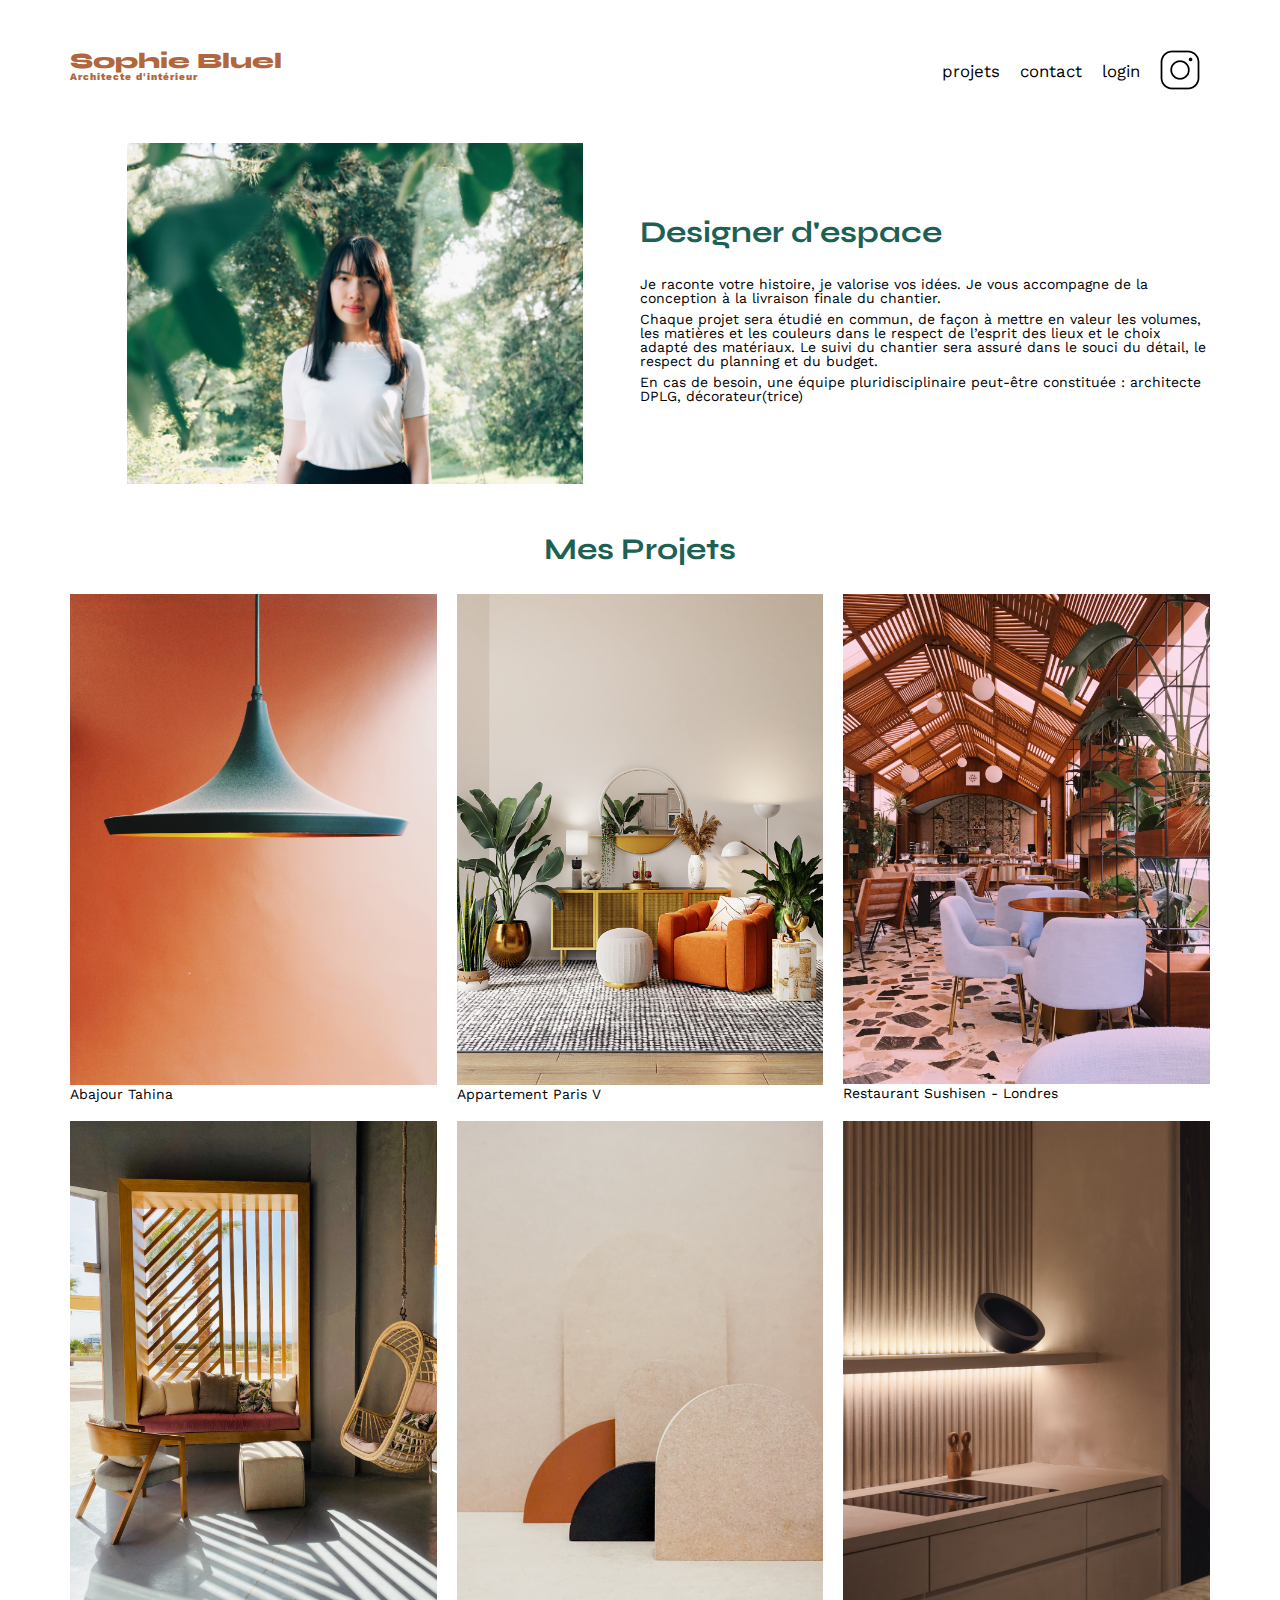
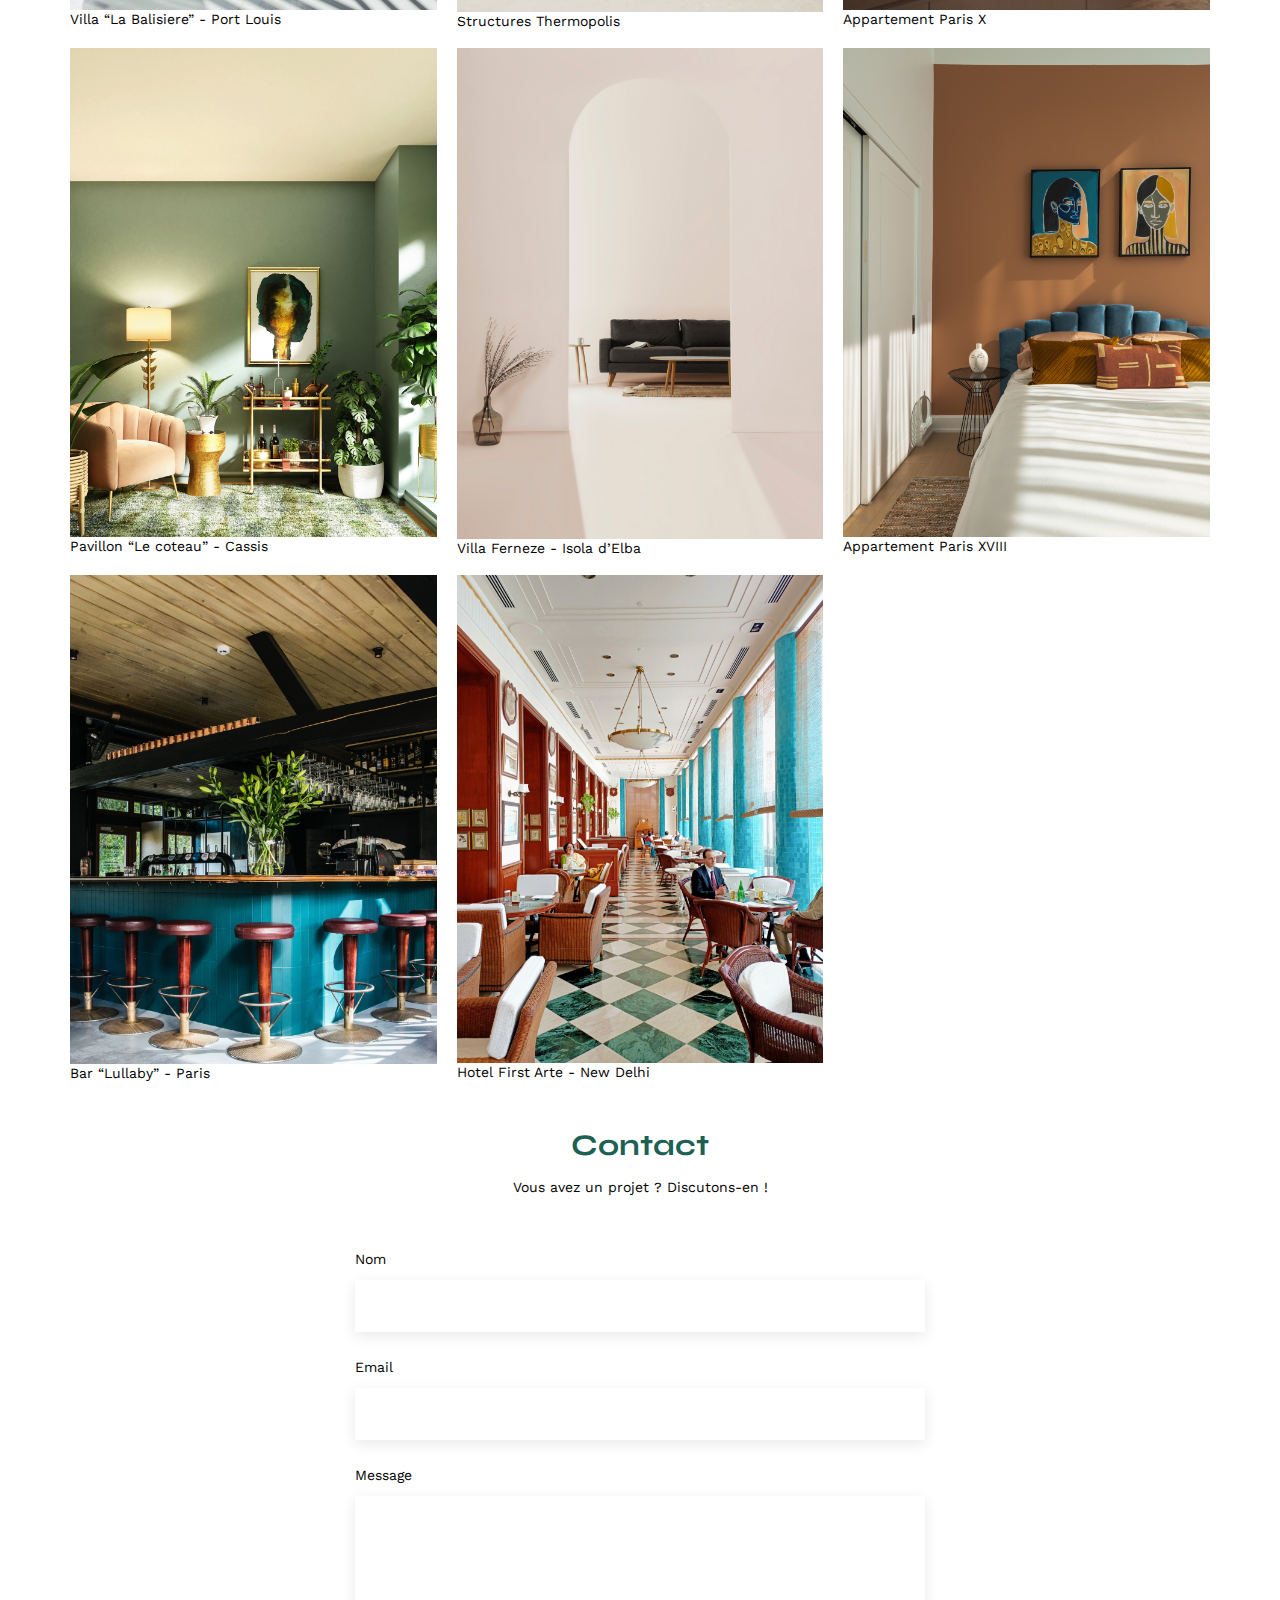
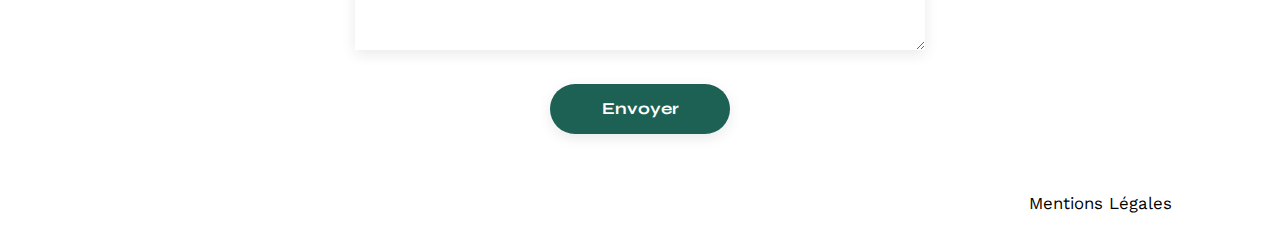
<file: FrontEnd/index.html>
<!DOCTYPE html>
<html lang="fr">
<head>
	<meta charset="UTF-8">
	<title>Sophie Bluel - Architecte d'intérieur</title>
	<meta name="viewport" content="width=device-width, initial-scale=1.0">
	<link rel="preconnect" href="https://fonts.googleapis.com">
	<link rel="preconnect" href="https://fonts.gstatic.com" crossorigin>
	<link href="https://fonts.googleapis.com/css2?family=Syne:wght@700;800&family=Work+Sans&display=swap" rel="stylesheet">
	<meta name="description" content="">
	<link rel="stylesheet" href="./assets/style.css">
</head>
<body>
<header>
	<h1>Sophie Bluel <span>Architecte d'intérieur</span></h1>
	<nav>
		<ul>
			<li>projets</li>
			<li>contact</li>
			<li>login</li>
			<li><img src="./assets/icons/instagram.png" alt="Instagram"></li>
		</ul>
	</nav>
</header>
<main>
	<section id="introduction">
		<figure>
			<img src="./assets/images/sophie-bluel.png" alt="">
		</figure>
		<article>
			<h2>Designer d'espace</h2>
			<p>Je raconte votre histoire, je valorise vos idées. Je vous accompagne de la conception à la livraison finale du chantier.</p>
			<p>Chaque projet sera étudié en commun, de façon à mettre en valeur les volumes, les matières et les couleurs dans le respect de l’esprit des lieux et le choix adapté des matériaux. Le suivi du chantier sera assuré dans le souci du détail, le respect du planning et du budget.</p>
			<p>En cas de besoin, une équipe pluridisciplinaire peut-être constituée : architecte DPLG, décorateur(trice)</p>
		</article>
	</section>
	<section id="portfolio">
		<h2>Mes Projets</h2>
		<div class="gallery">
			<figure>
				<img src="assets/images/abajour-tahina.png" alt="Abajour Tahina">
				<figcaption>Abajour Tahina</figcaption>
			</figure>
			<figure>
				<img src="assets/images/appartement-paris-v.png" alt="Appartement Paris V">
				<figcaption>Appartement Paris V</figcaption>
			</figure>
			<figure>
				<img src="assets/images/restaurant-sushisen-londres.png" alt="Restaurant Sushisen - Londres">
				<figcaption>Restaurant Sushisen - Londres</figcaption>
			</figure>
			<figure>
				<img src="assets/images/la-balisiere.png" alt="Villa “La Balisiere” - Port Louis">
				<figcaption>Villa “La Balisiere” - Port Louis</figcaption>
			</figure>
			<figure>
				<img src="assets/images/structures-thermopolis.png" alt="Structures Thermopolis">
				<figcaption>Structures Thermopolis</figcaption>
			</figure>
			<figure>
				<img src="assets/images/appartement-paris-x.png" alt="Appartement Paris X">
				<figcaption>Appartement Paris X</figcaption>
			</figure>
			<figure>
				<img src="assets/images/le-coteau-cassis.png" alt="Pavillon “Le coteau” - Cassis">
				<figcaption>Pavillon “Le coteau” - Cassis</figcaption>
			</figure>
			<figure>
				<img src="assets/images/villa-ferneze.png" alt="Villa Ferneze - Isola d’Elba">
				<figcaption>Villa Ferneze - Isola d’Elba</figcaption>
			</figure>
			<figure>
				<img src="assets/images/appartement-paris-xviii.png" alt="Appartement Paris XVIII">
				<figcaption>Appartement Paris XVIII</figcaption>
			</figure>
			<figure>
				<img src="assets/images/bar-lullaby-paris.png" alt="Bar “Lullaby” - Paris">
				<figcaption>Bar “Lullaby” - Paris</figcaption>
			</figure>
			<figure>
				<img src="assets/images/hotel-first-arte-new-delhi.png" alt="Hotel First Arte - New Delhi">
				<figcaption>Hotel First Arte - New Delhi</figcaption>
			</figure>
		</div>
	</section>
	<section id="contact">
		<h2>Contact</h2>
		<p>Vous avez un projet ? Discutons-en !</p>
		<form action="#" method="post">
			<label for="name">Nom</label>
			<input type="text" name="name" id="name">
			<label for="email">Email</label>
			<input type="email" name="email" id="email">
			<label for="message">Message</label>
			<textarea name="message" id="message" cols="30" rows="10"></textarea>
			<input type="submit" value="Envoyer">
		</form>
	</section>
</main>

<footer>
	<nav>
		<ul>
			<li>Mentions Légales</li>
		</ul>
	</nav>
</footer>
</body>
</html>
</file>
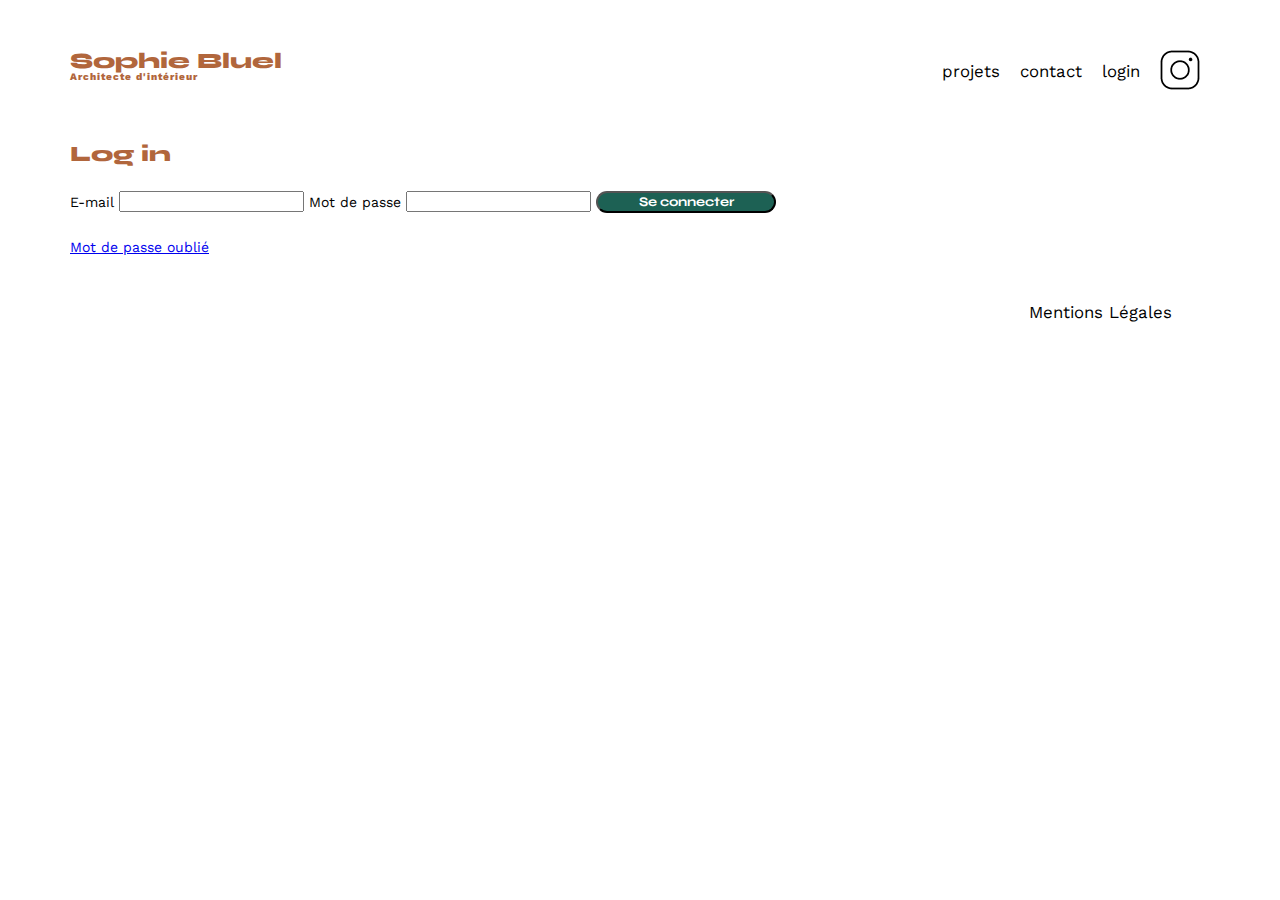
<file: FrontEnd/login.html>
<!DOCTYPE html>
<html lang="fr">

<head>
    <meta charset="UTF-8">
    <meta name="viewport" content="width=device-width, initial-scale=1.0">
    <link rel="preconnect" href="http://fonts.googleapis.com">
    <link rel="preconnect" href="http://fonts.gstatic.com" crossorigin>
    <link href="https://fonts.googleapis.com/css2?family=Syne:wght@700;800&family=Work+Sans&display=swap"
        rel="stylesheet">
    <meta name="description" href="./assets/style.css">
    <link rel="stylesheet" href="./assets/style.css">
    <script src="Scripts/script.js" defer></script>
</head>

<body>
    <header>
        <h1>Sophie Bluel <span>Architecte d'intérieur</span></h1>
        <nav>
            <ul>
                <li>projets</li>
                <li>contact</li>
                <li>login</li>
                <li><img src="./assets/icons/instagram.png" alt="Instagram"></li>
            </ul>
        </nav>
    </header>
    <main>
        <section id="login">
            <h1>Log in</h1>
            <form action="#" method="post">
                <label for="email">E-mail</label>
                <input type="email" name="email" id="email">
                <label for="password">Mot de passe</label>
                <input type="password" name="password" id="password">
                <input type="submit" value="Se connecter">
            </form>
            <a class="link-login" href="#">Mot de passe oublié</a>
        </section>
    </main>
    <footer>
        <nav>
            <ul>
                <li>Mentions Légales</li>
            </ul>
        </nav>
    </footer>
</body>

</html>
</file>
<file: FrontEnd/assets/style.css>
/* http://meyerweb.com/eric/tools/css/reset/
   v2.0 | 20110126
   License: none (public domain)
*/

html, body, div, span, applet, object, iframe,
h1, h2, h3, h4, h5, h6, p, blockquote, pre,
a, abbr, acronym, address, big, cite, code,
del, dfn, em, img, ins, kbd, q, s, samp,
small, strike, strong, sub, sup, tt, var,
b, u, i, center,
dl, dt, dd, ol, ul, li,
fieldset, form, label, legend,
table, caption, tbody, tfoot, thead, tr, th, td,
article, aside, canvas, details, embed,
figure, figcaption, footer, header, hgroup,
menu, nav, output, ruby, section, summary,
time, mark, audio, video {
	margin: 0;
	padding: 0;
	border: 0;
	font-size: 100%;
	font: inherit;
	vertical-align: baseline;
}
/* HTML5 display-role reset for older browsers */
article, aside, details, figcaption, figure,
footer, header, hgroup, menu, nav, section {
	display: block;
}
body {
	line-height: 1;
}
ol, ul {
	list-style: none;
}
blockquote, q {
	quotes: none;
}
blockquote:before, blockquote:after,
q:before, q:after {
	content: '';
	content: none;
}
table {
	border-collapse: collapse;
	border-spacing: 0;
}
/** end reset css**/
body {
	max-width: 1140px;
	margin:auto;
	font-family: 'Work Sans' ;
	font-size: 14px;
}
header {
	display: flex;
	justify-content: space-between;
	margin: 50px 0
}
section {
	margin: 50px 0
}

h1{
	display: flex;
	flex-direction: column;
	font-family: 'Syne';
	font-size: 22px;
	font-weight: 800;
	color: #B1663C
}

h1 > span {
	font-family: 'Work Sans';
	font-size:10px;
	letter-spacing: 0.1em;
;
}

h2{
	font-family: 'Syne';
	font-weight: 700;
	font-size: 30px;
	color: #1D6154
}
nav ul {
	display: flex;
	align-items: center;
	list-style-type: none;

}
nav li {
	padding: 0 10px;
	font-size: 1.2em;
}

li:hover {
	color: #B1663C;
}
#introduction {
	display: flex;
	align-items: center;
}
#introduction figure {
	flex: 1
}
#introduction img {
	display: block;
	margin: auto;
	width: 80%;
}

#introduction article {
	flex: 1
}
#introduction h2 {
	margin-bottom: 1em;
}

#introduction p {
	margin-bottom: 0.5em;
}
#portfolio h2 {
	text-align: center;
	margin-bottom: 1em;
}
.gallery {
	width: 100%;
	display: grid;
	grid-template-columns: 1fr 1fr 1fr;
	grid-column-gap: 20px;
	grid-row-gap: 20px;
}

.gallery img {
	width: 100%;

}
#contact {
	width: 50%;
margin: auto;
}
#contact > * {
	text-align: center;

}
#contact h2{
	margin-bottom: 20px;
}
#contact form {
	text-align: left;
	margin-top:30px;
	display: flex;
	flex-direction: column;
}

#contact input {
	height: 50px;
	font-size: 1.2em;
	border: none;
	box-shadow: 0px 4px 14px rgba(0, 0, 0, 0.09);
}
#contact label {
	margin: 2em 0 1em 0;
}
#contact textarea {
	border: none;
	box-shadow: 0px 4px 14px rgba(0, 0, 0, 0.09);
}

input[type="submit"]{
	font-family: 'Syne';
	font-weight: 700;
	color: white;
	background-color: #1D6154;
	margin : 2em auto ;
	width: 180px;
	text-align: center;
	border-radius: 60px ;
}

footer nav ul {
	display: flex;
	justify-content: flex-end;
	margin: 2em
}
</file>
